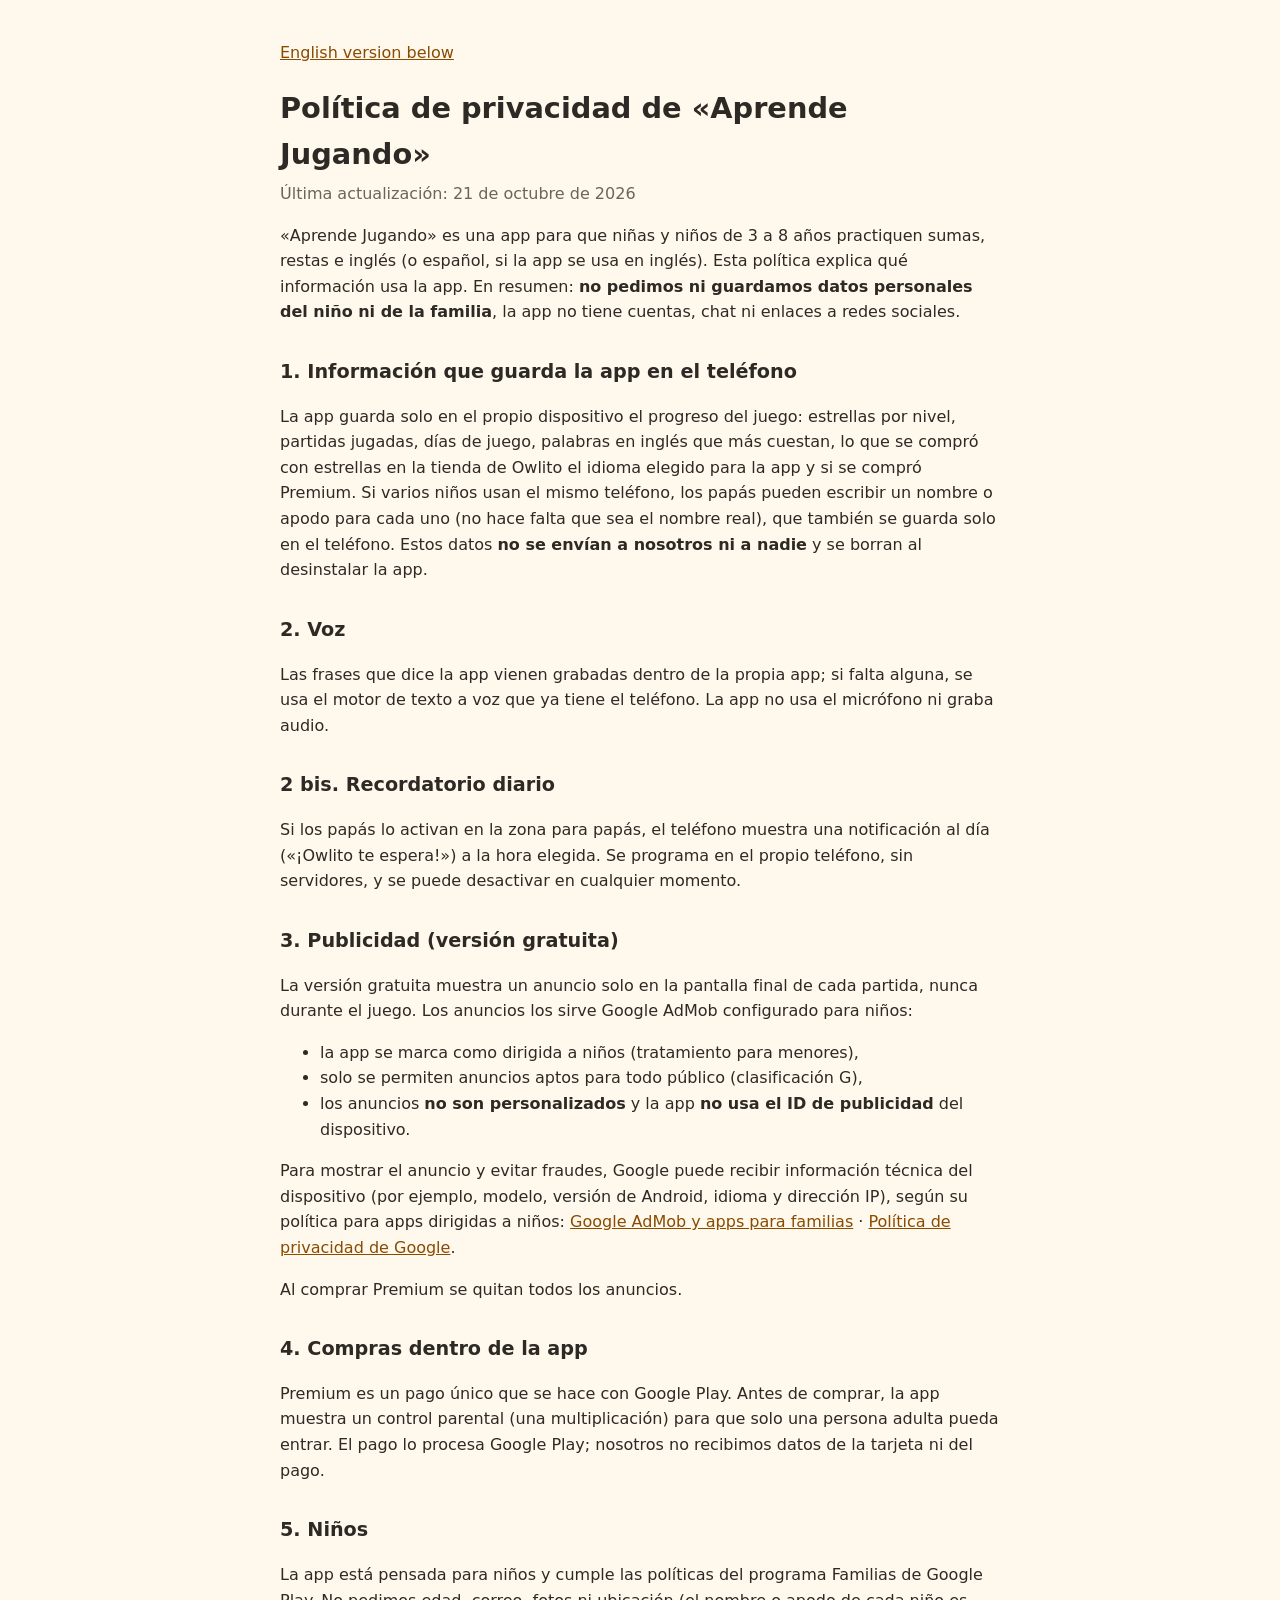
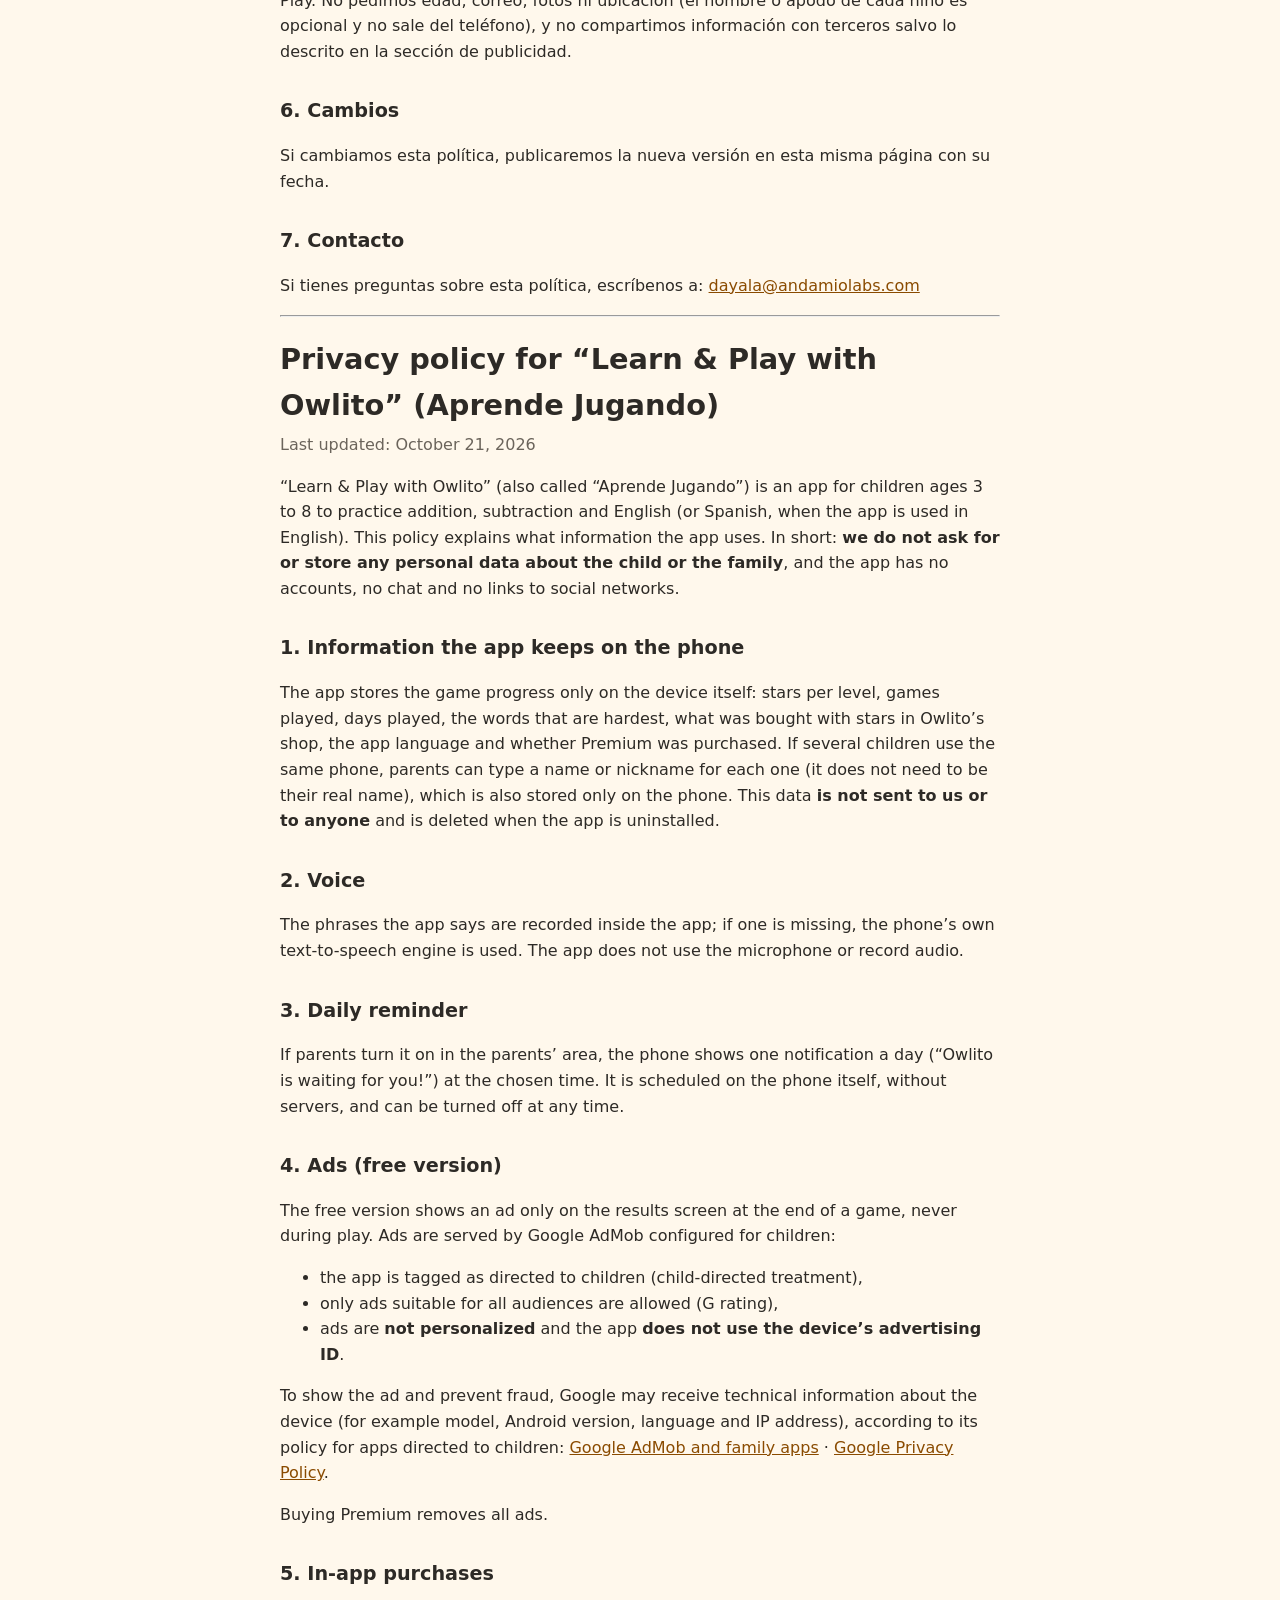
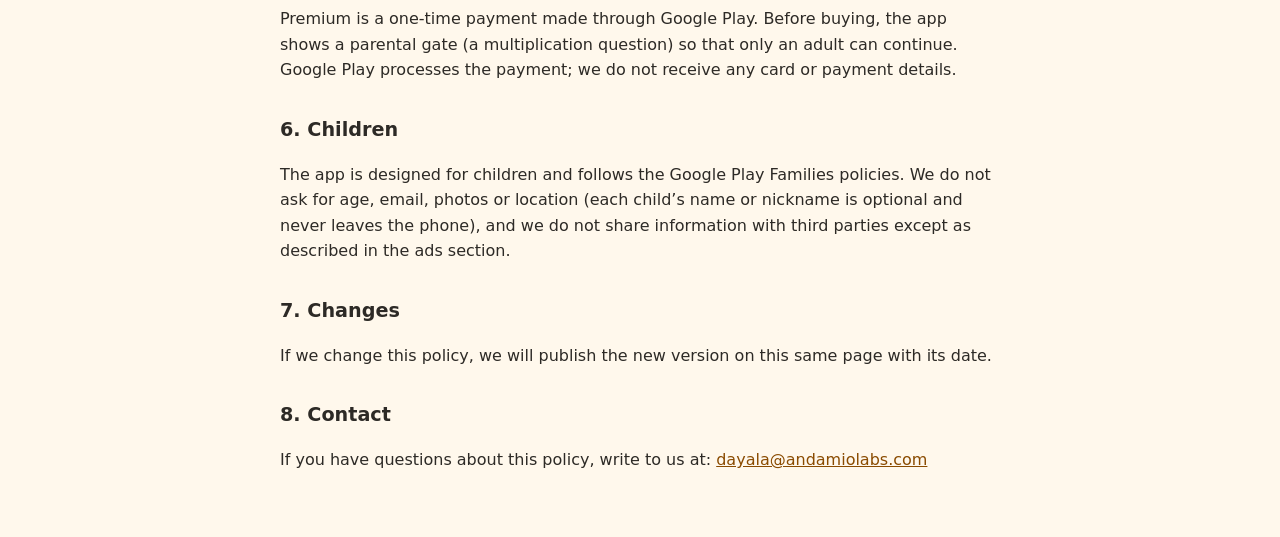
<file: docs/index.html>
<!doctype html>
<html lang="es">
<head>
<meta charset="utf-8">
<meta http-equiv="refresh" content="0; url=privacidad.html">
<title>Aprende Jugando</title>
</head>
<body><a href="privacidad.html">Política de privacidad de Aprende Jugando</a></body>
</html>
</file>
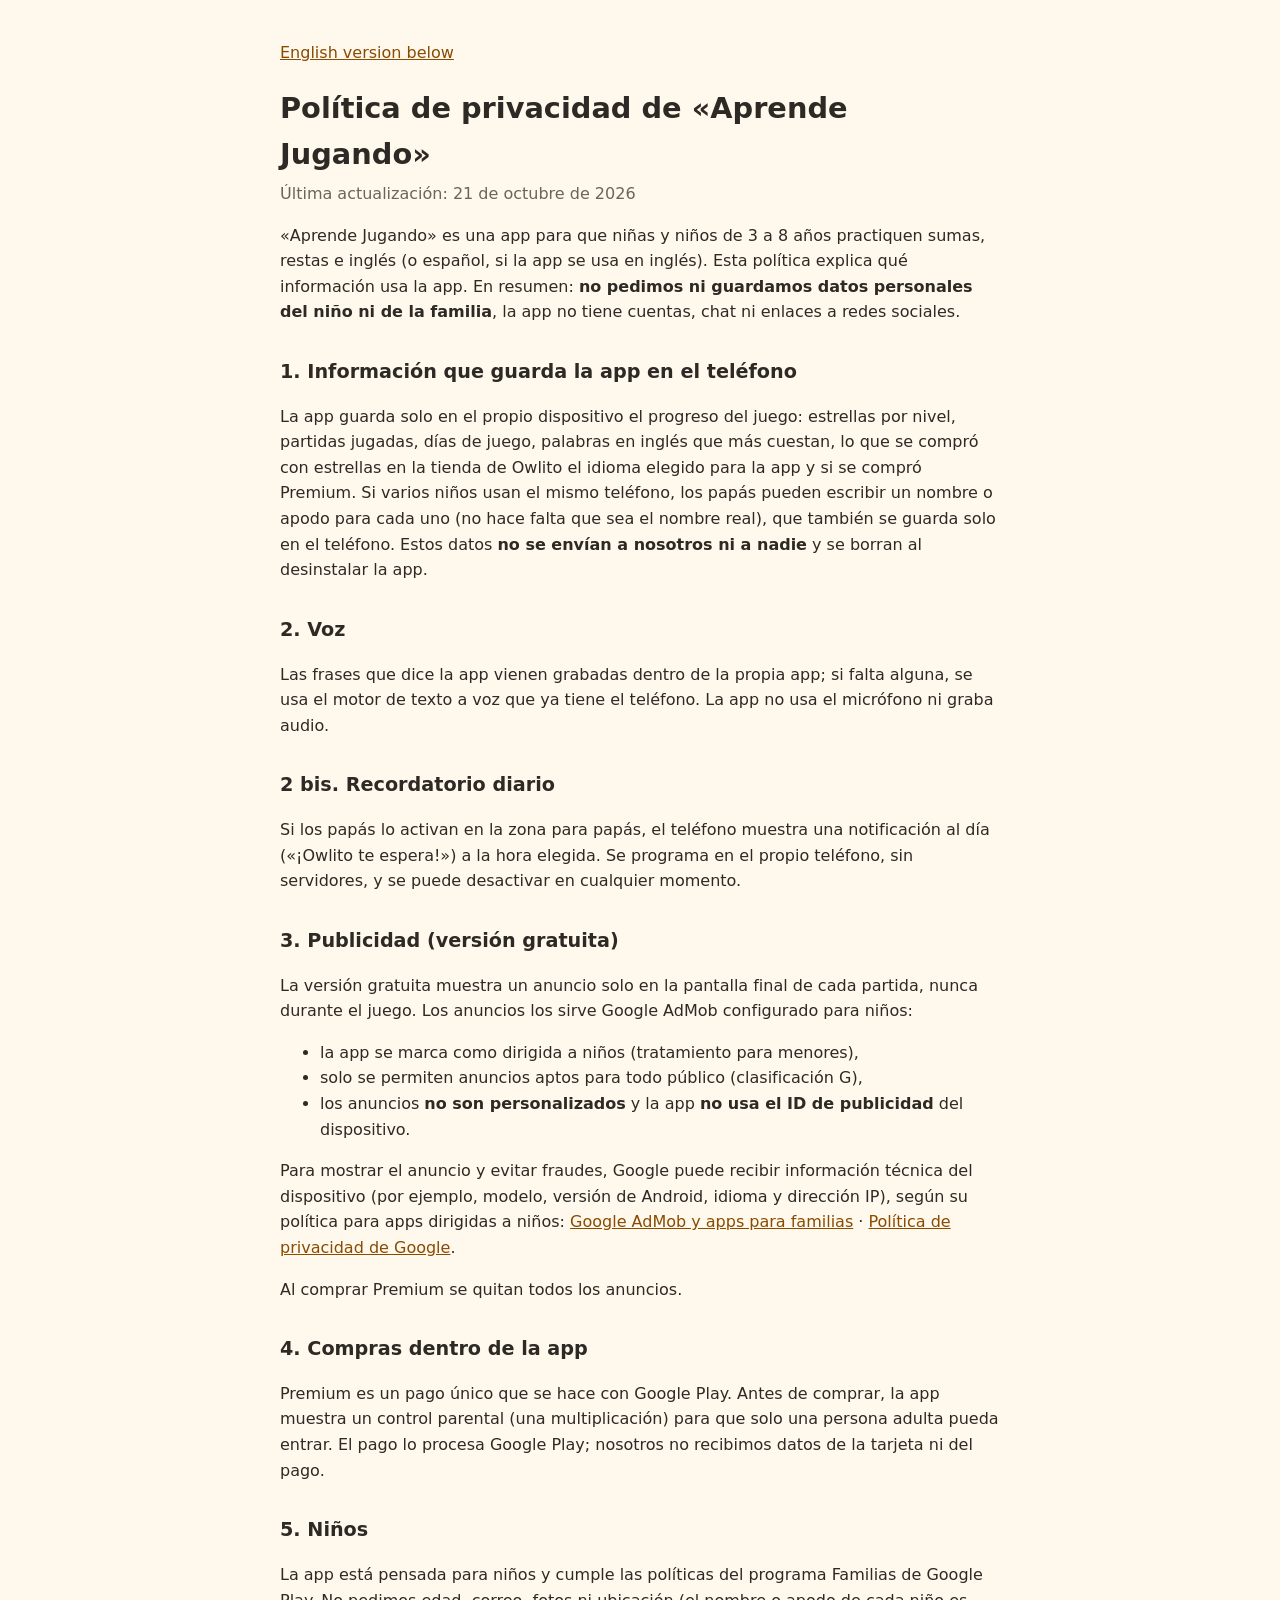
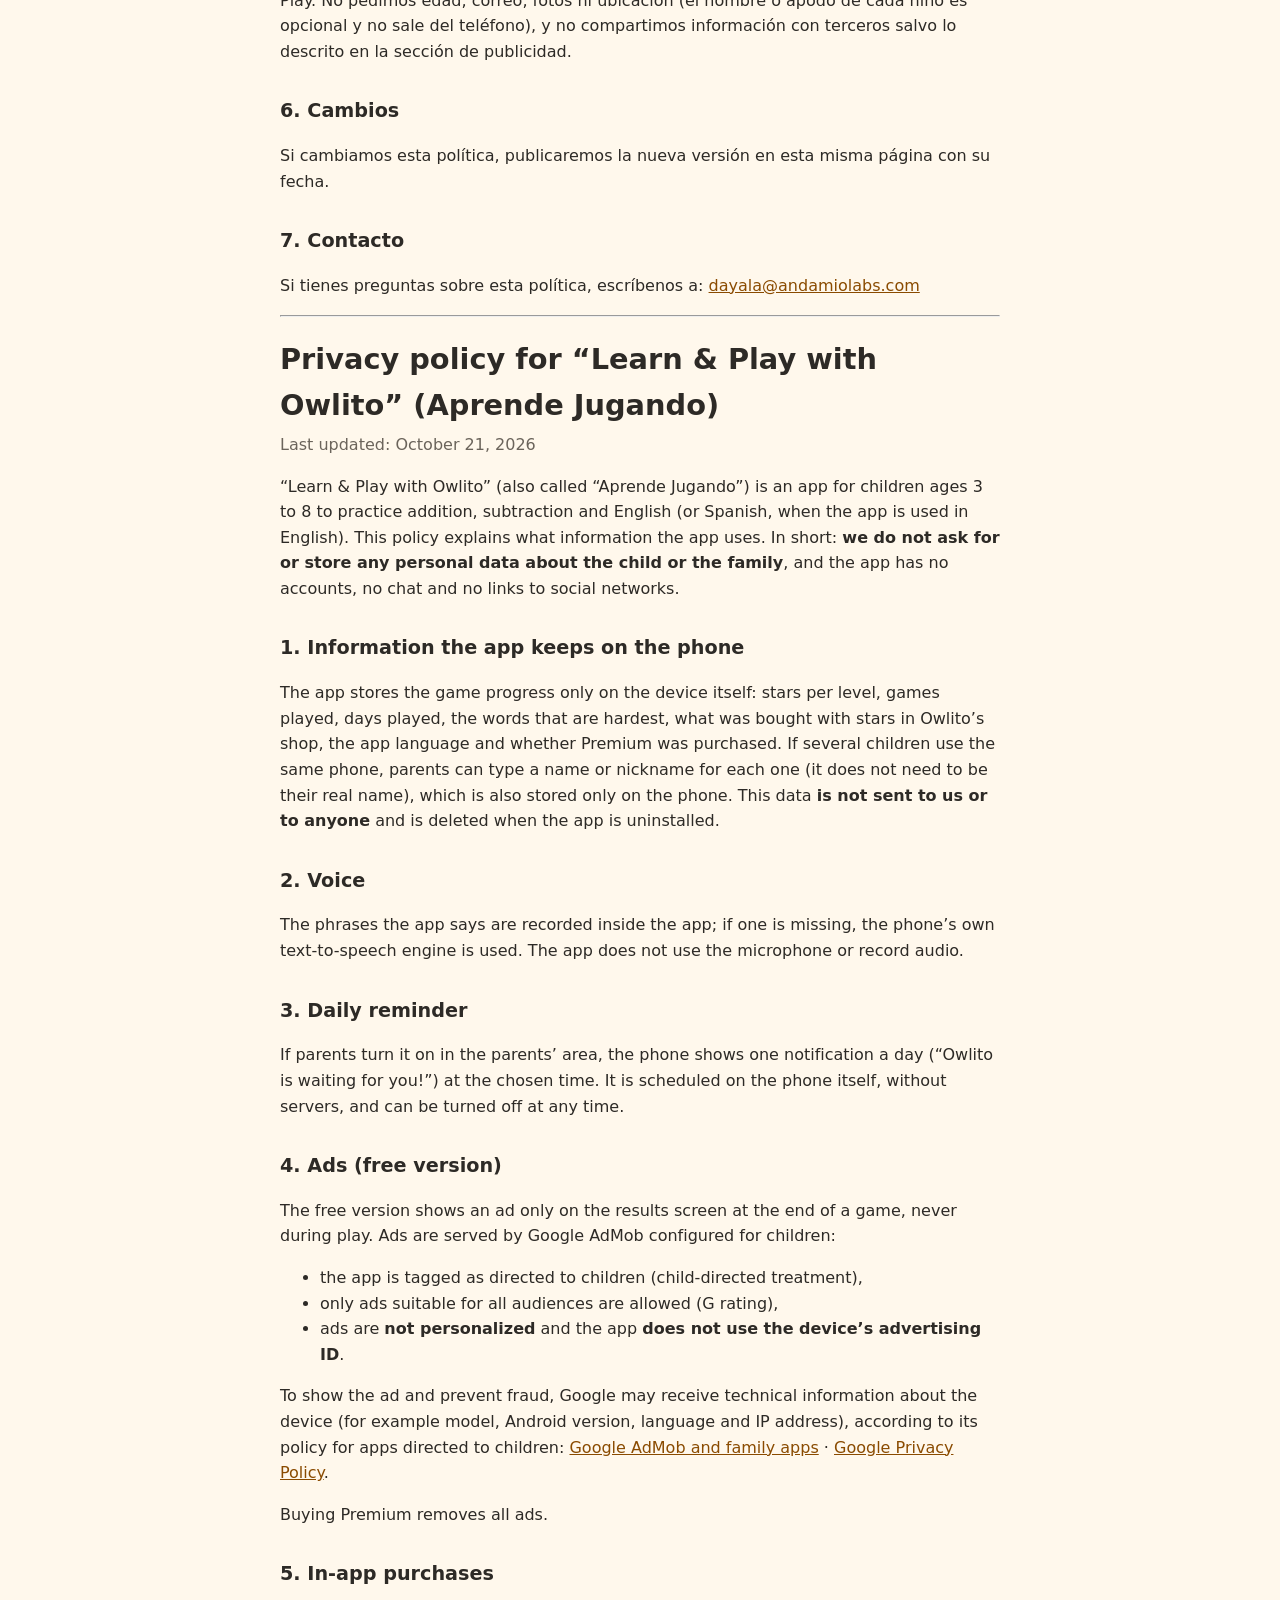
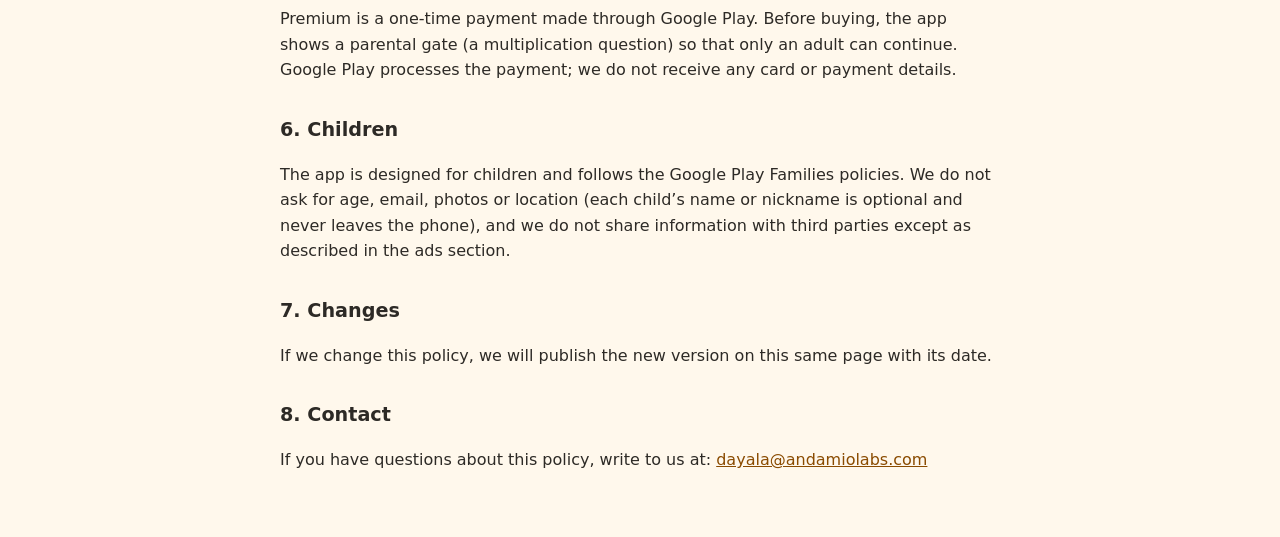
<file: docs/privacidad.html>
<!doctype html>
<html lang="es">
<head>
<meta charset="utf-8">
<meta name="viewport" content="width=device-width, initial-scale=1">
<title>Política de privacidad · Privacy policy · Aprende Jugando</title>
<style>
  body { font-family: system-ui, -apple-system, "Segoe UI", Roboto, sans-serif; background: #fff8ec; color: #2d2a26;
         max-width: 720px; margin: 0 auto; padding: 24px 16px 48px; line-height: 1.6; }
  h1 { font-size: 1.8rem; margin-bottom: 0; }
  h2 { font-size: 1.2rem; margin-top: 2rem; }
  .fecha { color: #6b645b; margin-top: 4px; }
  a { color: #8a4b00; }
</style>
</head>
<body>
<p><a href="#english">English version below</a></p>
<h1>Política de privacidad de «Aprende Jugando»</h1>
<p class="fecha">Última actualización: 21 de octubre de 2026</p>

<p>«Aprende Jugando» es una app para que niñas y niños de 3 a 8 años practiquen sumas, restas e inglés (o español, si la app se usa en inglés).
Esta política explica qué información usa la app. En resumen: <strong>no pedimos ni guardamos datos personales
del niño ni de la familia</strong>, la app no tiene cuentas, chat ni enlaces a redes sociales.</p>

<h2>1. Información que guarda la app en el teléfono</h2>
<p>La app guarda solo en el propio dispositivo el progreso del juego: estrellas por nivel, partidas jugadas,
días de juego, palabras en inglés que más cuestan, lo que se compró con estrellas en la tienda de Owlito
el idioma elegido para la app y si se compró Premium. Si varios niños usan el mismo teléfono, los papás pueden escribir un nombre o apodo
para cada uno (no hace falta que sea el nombre real), que también se guarda solo en el teléfono.
Estos datos <strong>no se envían a nosotros ni a nadie</strong> y se borran al desinstalar la app.</p>

<h2>2. Voz</h2>
<p>Las frases que dice la app vienen grabadas dentro de la propia app; si falta alguna, se usa el
motor de texto a voz que ya tiene el teléfono. La app no usa el micrófono ni graba audio.</p>

<h2>2 bis. Recordatorio diario</h2>
<p>Si los papás lo activan en la zona para papás, el teléfono muestra una notificación al día
(«¡Owlito te espera!») a la hora elegida. Se programa en el propio teléfono, sin servidores,
y se puede desactivar en cualquier momento.</p>

<h2>3. Publicidad (versión gratuita)</h2>
<p>La versión gratuita muestra un anuncio solo en la pantalla final de cada partida, nunca durante el juego.
Los anuncios los sirve Google AdMob configurado para niños:</p>
<ul>
  <li>la app se marca como dirigida a niños (tratamiento para menores),</li>
  <li>solo se permiten anuncios aptos para todo público (clasificación G),</li>
  <li>los anuncios <strong>no son personalizados</strong> y la app <strong>no usa el ID de publicidad</strong> del dispositivo.</li>
</ul>
<p>Para mostrar el anuncio y evitar fraudes, Google puede recibir información técnica del dispositivo
(por ejemplo, modelo, versión de Android, idioma y dirección IP), según su política para apps dirigidas a niños:
<a href="https://support.google.com/admob/answer/6223431">Google AdMob y apps para familias</a> ·
<a href="https://policies.google.com/privacy">Política de privacidad de Google</a>.</p>
<p>Al comprar Premium se quitan todos los anuncios.</p>

<h2>4. Compras dentro de la app</h2>
<p>Premium es un pago único que se hace con Google Play. Antes de comprar, la app muestra un control parental
(una multiplicación) para que solo una persona adulta pueda entrar. El pago lo procesa Google Play;
nosotros no recibimos datos de la tarjeta ni del pago.</p>

<h2>5. Niños</h2>
<p>La app está pensada para niños y cumple las políticas del programa Familias de Google Play.
No pedimos edad, correo, fotos ni ubicación (el nombre o apodo de cada niño es opcional y no sale
del teléfono), y no compartimos información con terceros
salvo lo descrito en la sección de publicidad.</p>

<h2>6. Cambios</h2>
<p>Si cambiamos esta política, publicaremos la nueva versión en esta misma página con su fecha.</p>

<h2>7. Contacto</h2>
<p>Si tienes preguntas sobre esta política, escríbenos a: <a href="mailto:dayala@andamiolabs.com">dayala@andamiolabs.com</a></p>

<hr>
<h1 id="english">Privacy policy for “Learn &amp; Play with Owlito” (Aprende Jugando)</h1>
<p class="fecha">Last updated: October 21, 2026</p>

<p>“Learn &amp; Play with Owlito” (also called “Aprende Jugando”) is an app for children ages 3 to 8 to practice
addition, subtraction and English (or Spanish, when the app is used in English). This policy explains what information
the app uses. In short: <strong>we do not ask for or store any personal data about the child or the family</strong>,
and the app has no accounts, no chat and no links to social networks.</p>

<h2>1. Information the app keeps on the phone</h2>
<p>The app stores the game progress only on the device itself: stars per level, games played, days played,
the words that are hardest, what was bought with stars in Owlito’s shop, the app language and whether Premium was purchased.
If several children use the same phone, parents can type a name or nickname for each one (it does not need to be
their real name), which is also stored only on the phone. This data <strong>is not sent to us or to anyone</strong>
and is deleted when the app is uninstalled.</p>

<h2>2. Voice</h2>
<p>The phrases the app says are recorded inside the app; if one is missing, the phone’s own text-to-speech engine
is used. The app does not use the microphone or record audio.</p>

<h2>3. Daily reminder</h2>
<p>If parents turn it on in the parents’ area, the phone shows one notification a day (“Owlito is waiting for you!”)
at the chosen time. It is scheduled on the phone itself, without servers, and can be turned off at any time.</p>

<h2>4. Ads (free version)</h2>
<p>The free version shows an ad only on the results screen at the end of a game, never during play.
Ads are served by Google AdMob configured for children:</p>
<ul>
  <li>the app is tagged as directed to children (child-directed treatment),</li>
  <li>only ads suitable for all audiences are allowed (G rating),</li>
  <li>ads are <strong>not personalized</strong> and the app <strong>does not use the device’s advertising ID</strong>.</li>
</ul>
<p>To show the ad and prevent fraud, Google may receive technical information about the device (for example model,
Android version, language and IP address), according to its policy for apps directed to children:
<a href="https://support.google.com/admob/answer/6223431">Google AdMob and family apps</a> ·
<a href="https://policies.google.com/privacy">Google Privacy Policy</a>.</p>
<p>Buying Premium removes all ads.</p>

<h2>5. In-app purchases</h2>
<p>Premium is a one-time payment made through Google Play. Before buying, the app shows a parental gate
(a multiplication question) so that only an adult can continue. Google Play processes the payment;
we do not receive any card or payment details.</p>

<h2>6. Children</h2>
<p>The app is designed for children and follows the Google Play Families policies. We do not ask for age, email,
photos or location (each child’s name or nickname is optional and never leaves the phone), and we do not share
information with third parties except as described in the ads section.</p>

<h2>7. Changes</h2>
<p>If we change this policy, we will publish the new version on this same page with its date.</p>

<h2>8. Contact</h2>
<p>If you have questions about this policy, write to us at: <a href="mailto:dayala@andamiolabs.com">dayala@andamiolabs.com</a></p>
</body>
</html>
</file>
